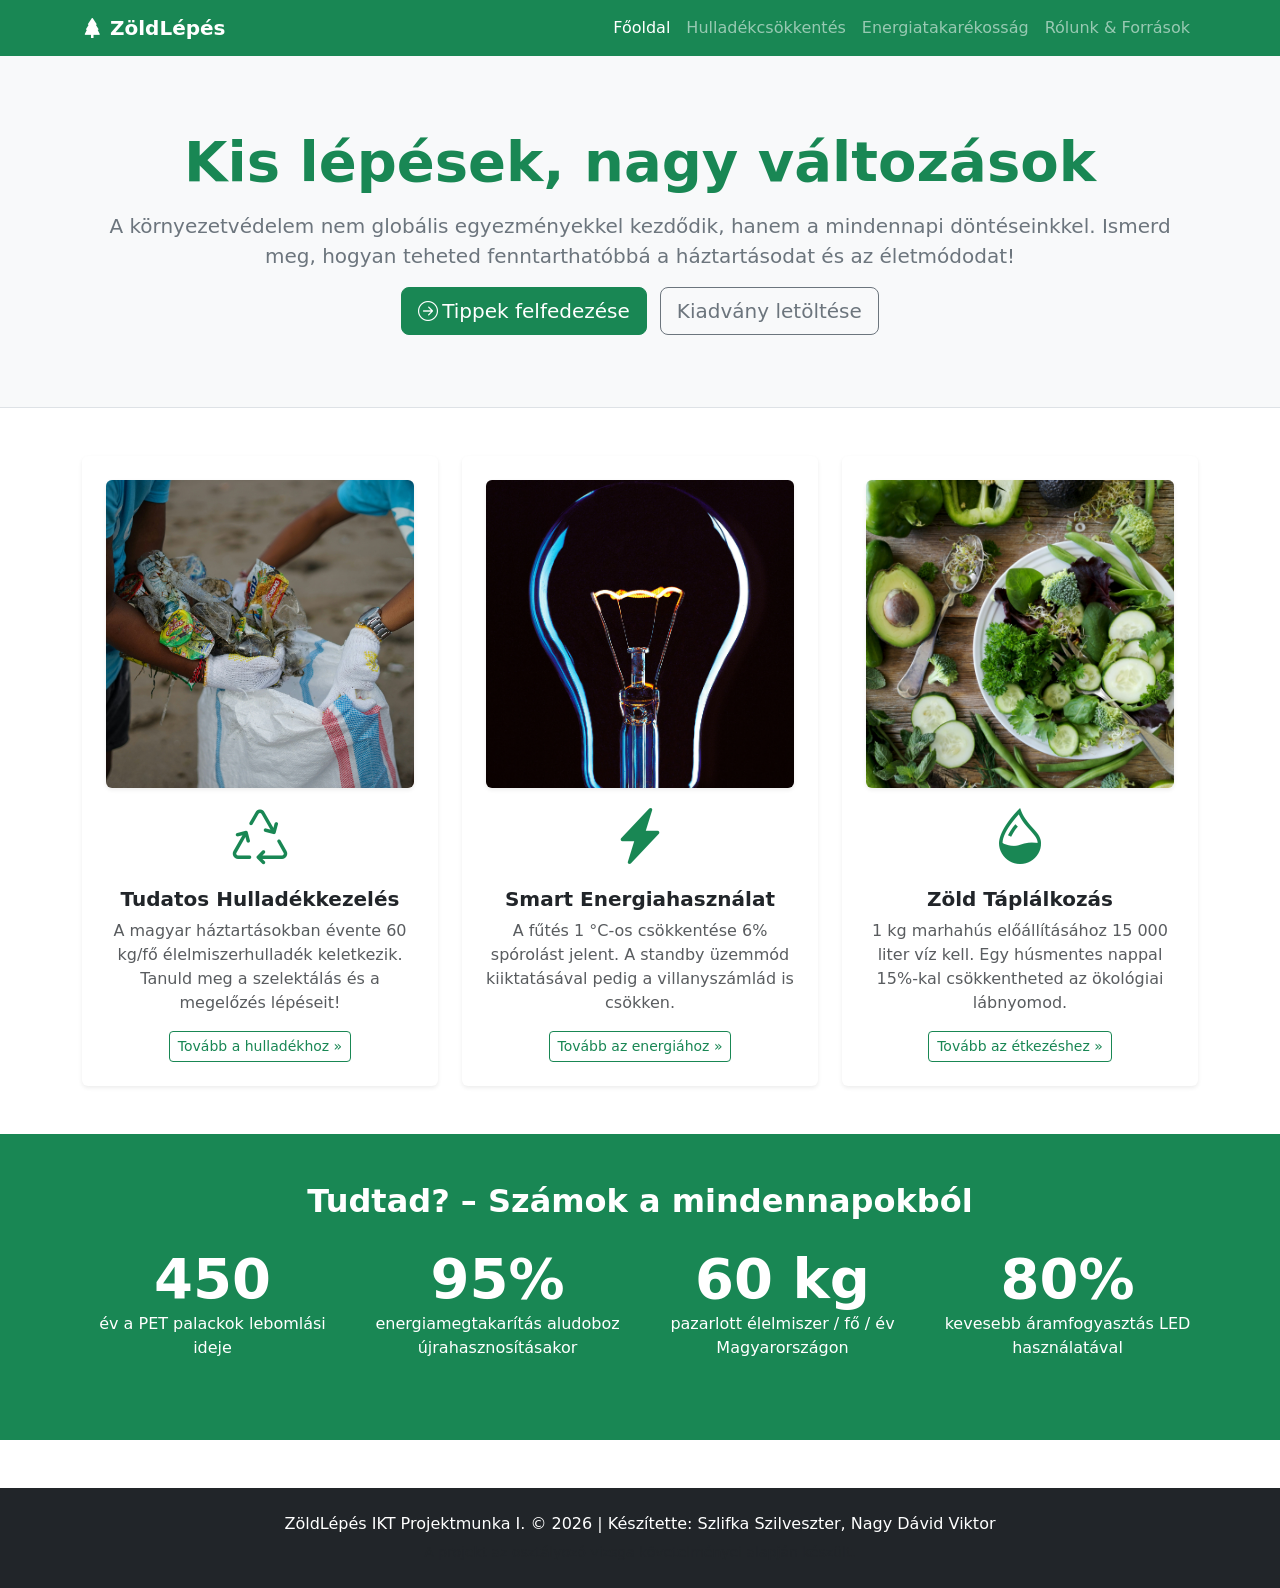
<file: produktum/weboldal/index.html>
<!DOCTYPE html>
<html lang="hu">
<head>
    <meta charset="UTF-8">
    <meta name="viewport" content="width=device-width, initial-scale=1.0">
    <title>ZöldLépés – Fenntartható mindennapok</title>
    <link href="https://cdn.jsdelivr.net/npm/bootstrap@5.3.2/dist/css/bootstrap.min.css" rel="stylesheet">
    <link rel="stylesheet" href="https://cdn.jsdelivr.net/npm/bootstrap-icons@1.11.1/font/bootstrap-icons.css">
</head>
<body>

    <nav class="navbar navbar-expand-lg navbar-dark bg-success sticky-top">
        <div class="container">
            <a class="navbar-brand fw-bold" href="index.html"><i class="bi bi-tree-fill me-2"></i>ZöldLépés</a>
            <button class="navbar-toggler" type="button" data-bs-toggle="collapse" data-bs-target="#navbarNav">
                <span class="navbar-toggler-icon"></span>
            </button>
            <div class="collapse navbar-collapse" id="navbarNav">
                <ul class="navbar-nav ms-auto">
                    <li class="nav-item"><a class="nav-link active" href="index.html">Főoldal</a></li>
                    <li class="nav-item"><a class="nav-link" href="hulladek.html">Hulladékcsökkentés</a></li>
                    <li class="nav-item"><a class="nav-link" href="energia.html">Energiatakarékosság</a></li>
                    <li class="nav-item"><a class="nav-link" href="forrasok.html">Rólunk & Források</a></li>
                </ul>
            </div>
        </div>
    </nav>

    <header class="bg-light py-5 border-bottom">
        <div class="container text-center py-4">
            <h1 class="display-4 fw-bold text-success">Kis lépések, nagy változások</h1>
            <p class="lead text-secondary my-3">
                A környezetvédelem nem globális egyezményekkel kezdődik, hanem a mindennapi döntéseinkkel.
                Ismerd meg, hogyan teheted fenntarthatóbbá a háztartásodat és az életmódodat!
            </p>
            <a href="hulladek.html" class="btn btn-success btn-lg me-2"><i class="bi bi-arrow-right-circle me-1"></i>Tippek felfedezése</a>
            <a href="forrasok.html" class="btn btn-outline-secondary btn-lg">Kiadvány letöltése</a>
        </div>
    </header>

    <section class="container my-5">
        <div class="row g-4">
            <div class="col-md-4">
                <div class="card h-100 shadow-sm border-0">
                    <div class="card-body text-center p-4">
                        <img src="img/hulladek.jpg" class="img-fluid rounded mb-3 shadow-sm" alt="Szelektív hulladékgyűjtés">
                        <div class="text-success display-4 mb-3"><i class="bi bi-recycle"></i></div>
                        <h3 class="h5 card-title fw-bold">Tudatos Hulladékkezelés</h3>
                        <p class="card-text text-muted">A magyar háztartásokban évente 60 kg/fő élelmiszerhulladék keletkezik. Tanuld meg a szelektálás és a megelőzés lépéseit!</p>
                        <a href="hulladek.html" class="btn btn-outline-success btn-sm">Tovább a hulladékhoz &raquo;</a>
                    </div>
                </div>
            </div>
            <div class="col-md-4">
                <div class="card h-100 shadow-sm border-0">
                    <div class="card-body text-center p-4">
                        <img src="img/energia.jpg" class="img-fluid rounded mb-3 shadow-sm" alt="Smart Energiahasználat">
                        <div class="text-success display-4 mb-3"><i class="bi bi-lightning-charge-fill"></i></div>
                        <h3 class="h5 card-title fw-bold">Smart Energiahasználat</h3>
                        <p class="card-text text-muted">A fűtés 1 °C-os csökkentése 6% spórolást jelent. A standby üzemmód kiiktatásával pedig a villanyszámlád is csökken.</p>
                        <a href="energia.html" class="btn btn-outline-success btn-sm">Tovább az energiához &raquo;</a>
                    </div>
                </div>
            </div>
            <div class="col-md-4">
                <div class="card h-100 shadow-sm border-0">
                    <div class="card-body text-center p-4">
                        <img src="img/zöld.jpg" class="img-fluid rounded mb-3 shadow-sm" alt="Zöld Táplálkozás">
                        <div class="text-success display-4 mb-3"><i class="bi bi-droplet-half"></i></div>
                        <h3 class="h5 card-title fw-bold">Zöld Táplálkozás</h3>
                        <p class="card-text text-muted">1 kg marhahús előállításához 15 000 liter víz kell. Egy húsmentes nappal 15%-kal csökkentheted az ökológiai lábnyomod.</p>
                        <a href="energia.html#etkezes" class="btn btn-outline-success btn-sm">Tovább az étkezéshez &raquo;</a>
                    </div>
                </div>
            </div>
        </div>
    </section>

    <section class="bg-success text-white py-5">
        <div class="container text-center">
            <h2 class="fw-bold mb-4">Tudtad? – Számok a mindennapokból</h2>
            <div class="row">
                <div class="col-md-3 mb-3">
                    <div class="display-4 fw-bold">450</div>
                    <p>év a PET palackok lebomlási ideje</p>
                </div>
                <div class="col-md-3 mb-3">
                    <div class="display-4 fw-bold">95%</div>
                    <p>energiamegtakarítás aludoboz újrahasznosításakor</p>
                </div>
                <div class="col-md-3 mb-3">
                    <div class="display-4 fw-bold">60 kg</div>
                    <p>pazarlott élelmiszer / fő / év Magyarországon</p>
                </div>
                <div class="col-md-3 mb-3">
                    <div class="display-4 fw-bold">80%</div>
                    <p>kevesebb áramfogyasztás LED használatával</p>
                </div>
            </div>
        </div>
    </section>

    <footer class="bg-dark text-white py-4 mt-5">
        <div class="container text-center">
            <p class="mb-1">ZöldLépés IKT Projektmunka I. &copy; 2026 | Készítette: Szlifka Szilveszter, Nagy Dávid Viktor</p>
            <small class="text-muted">A projekt az osztályozó vizsga követelményei alapján készült.</small>
        </div>
    </footer>

    <script src="https://cdn.jsdelivr.net/npm/bootstrap@5.3.2/dist/js/bootstrap.bundle.min.js"></script>
</body>
</html>
</file>
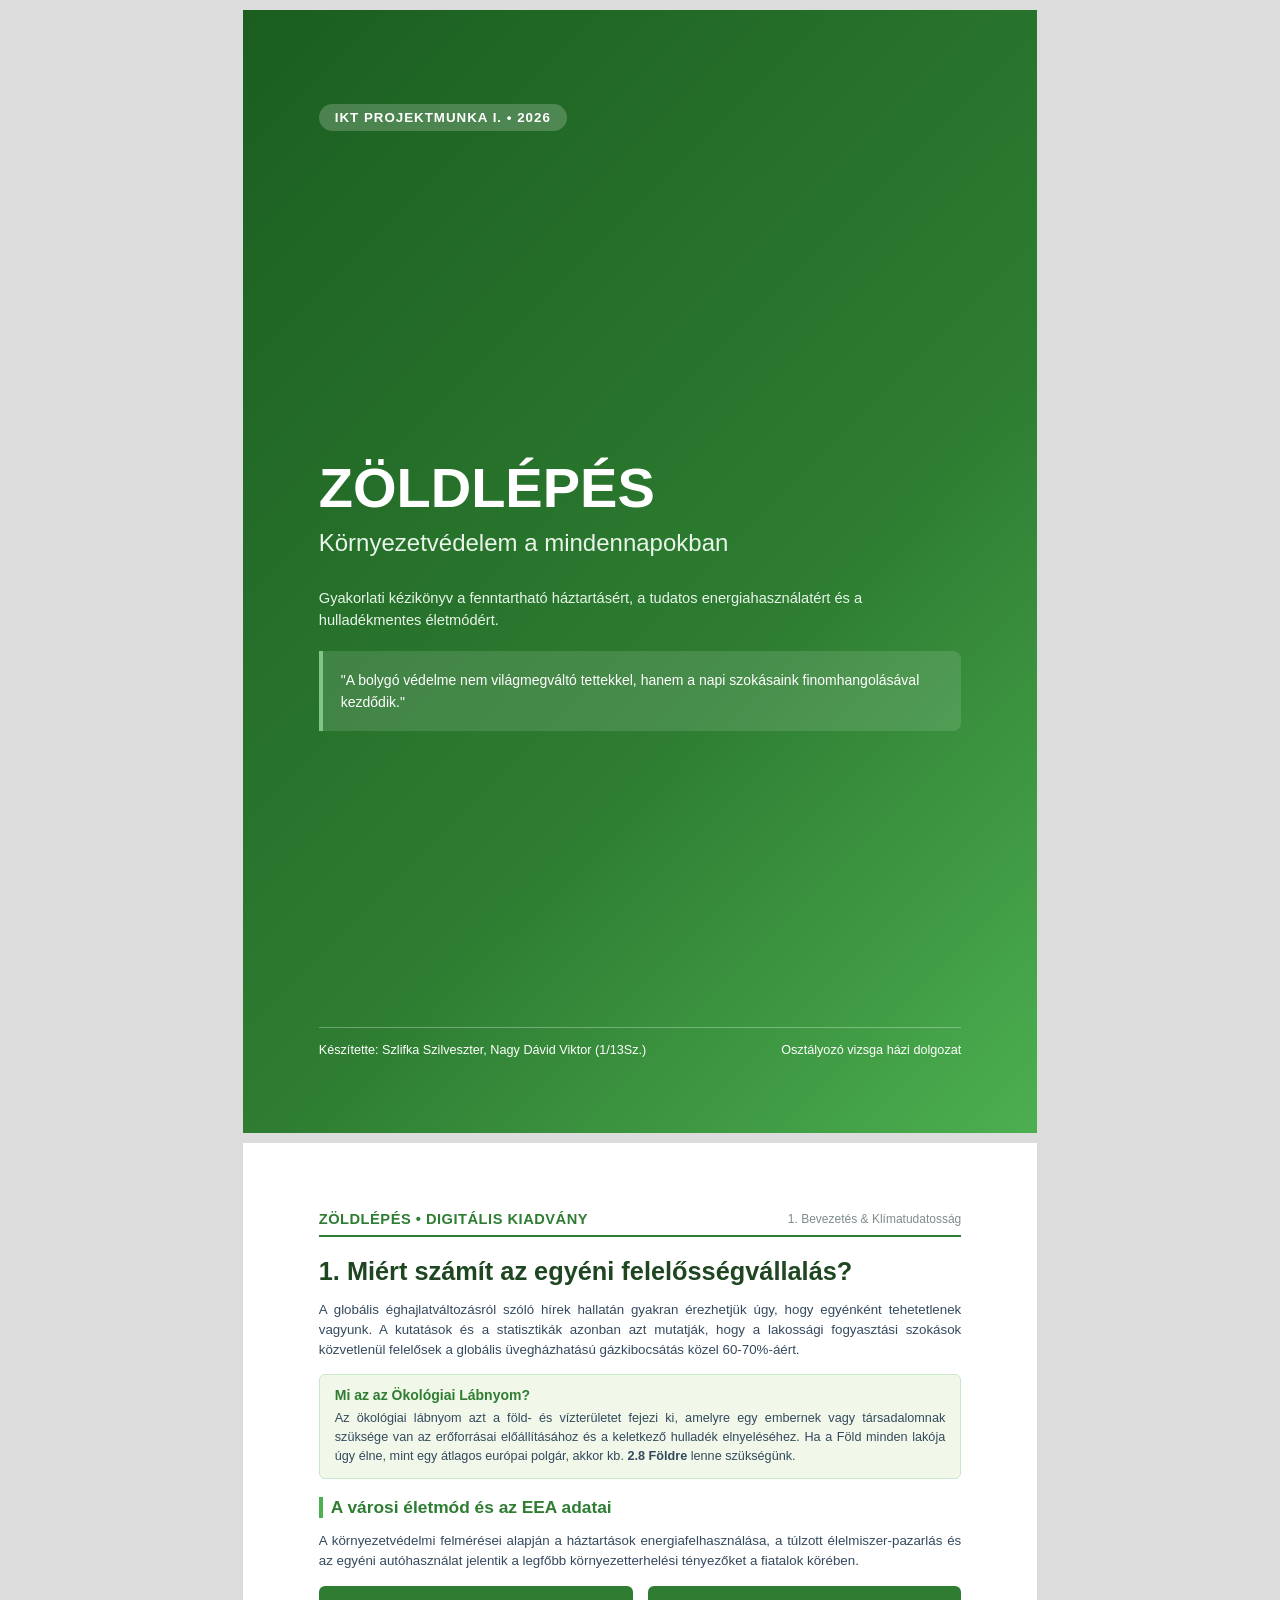
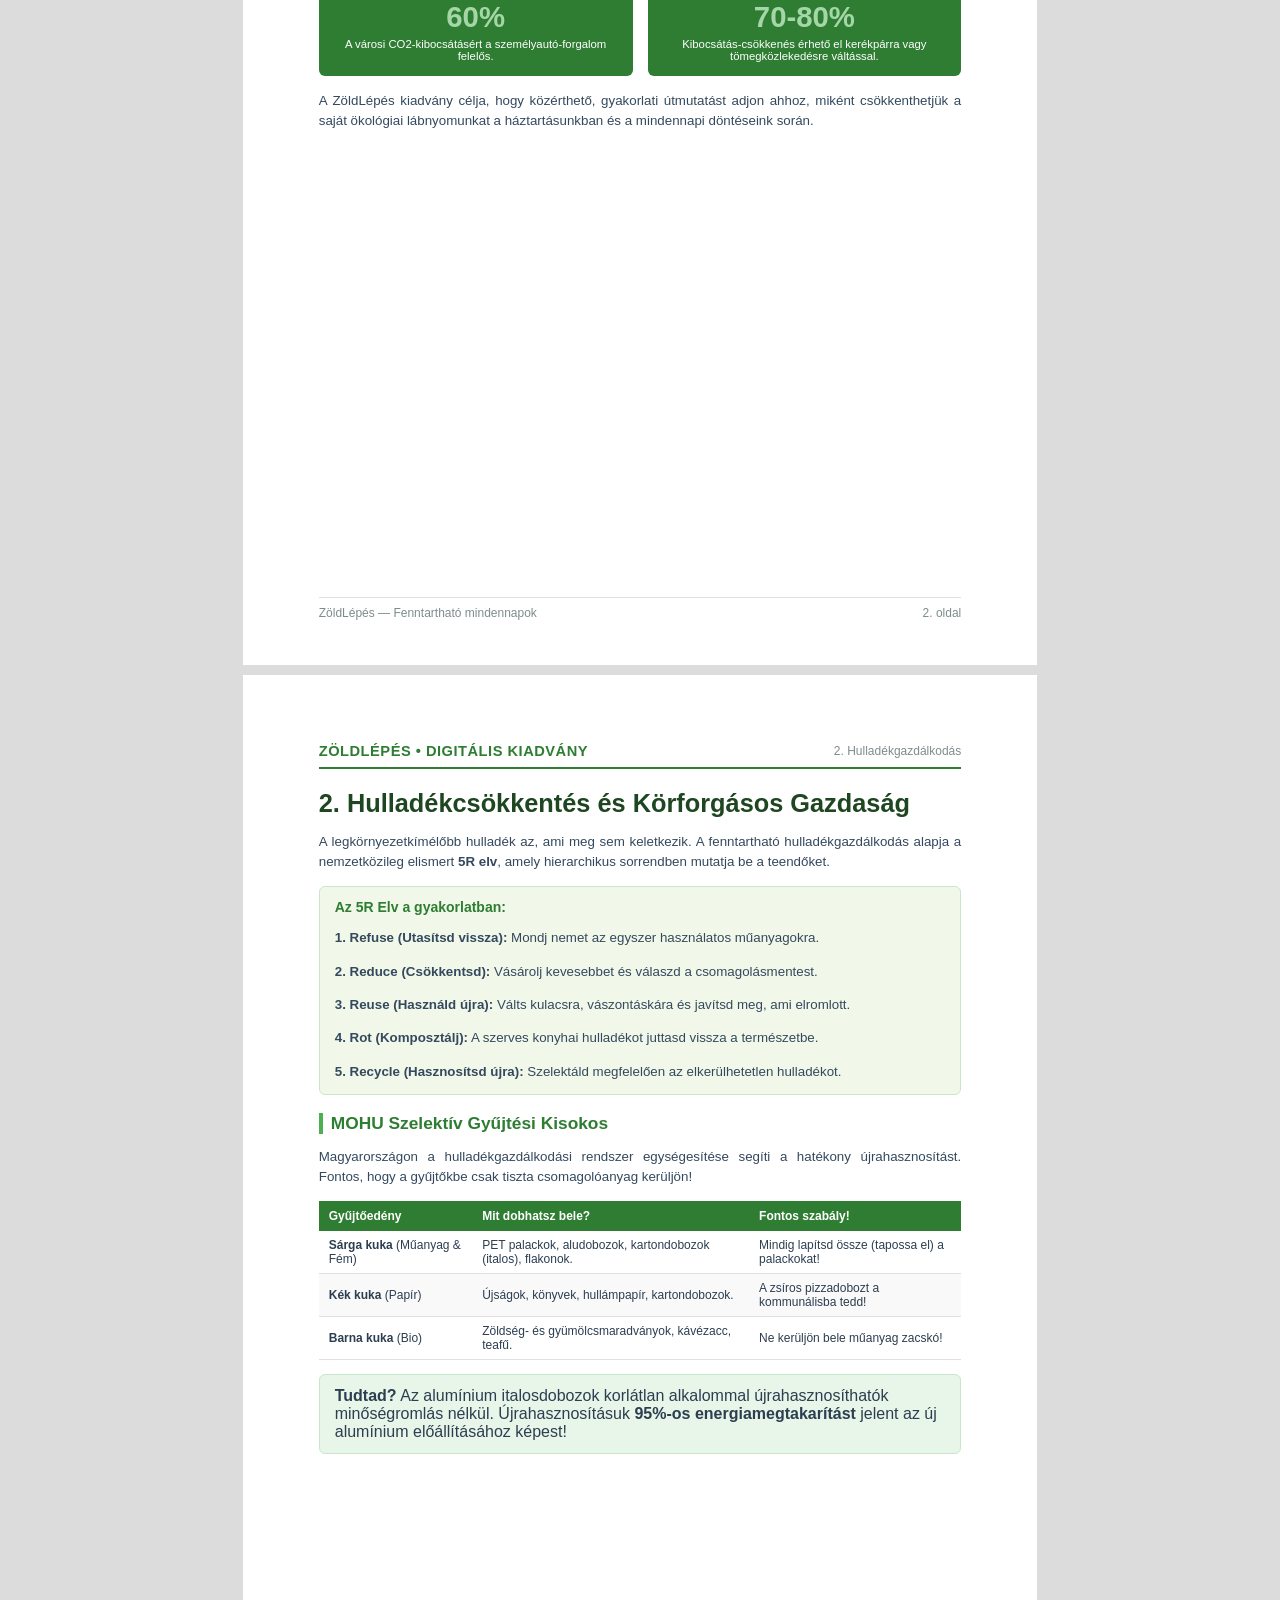
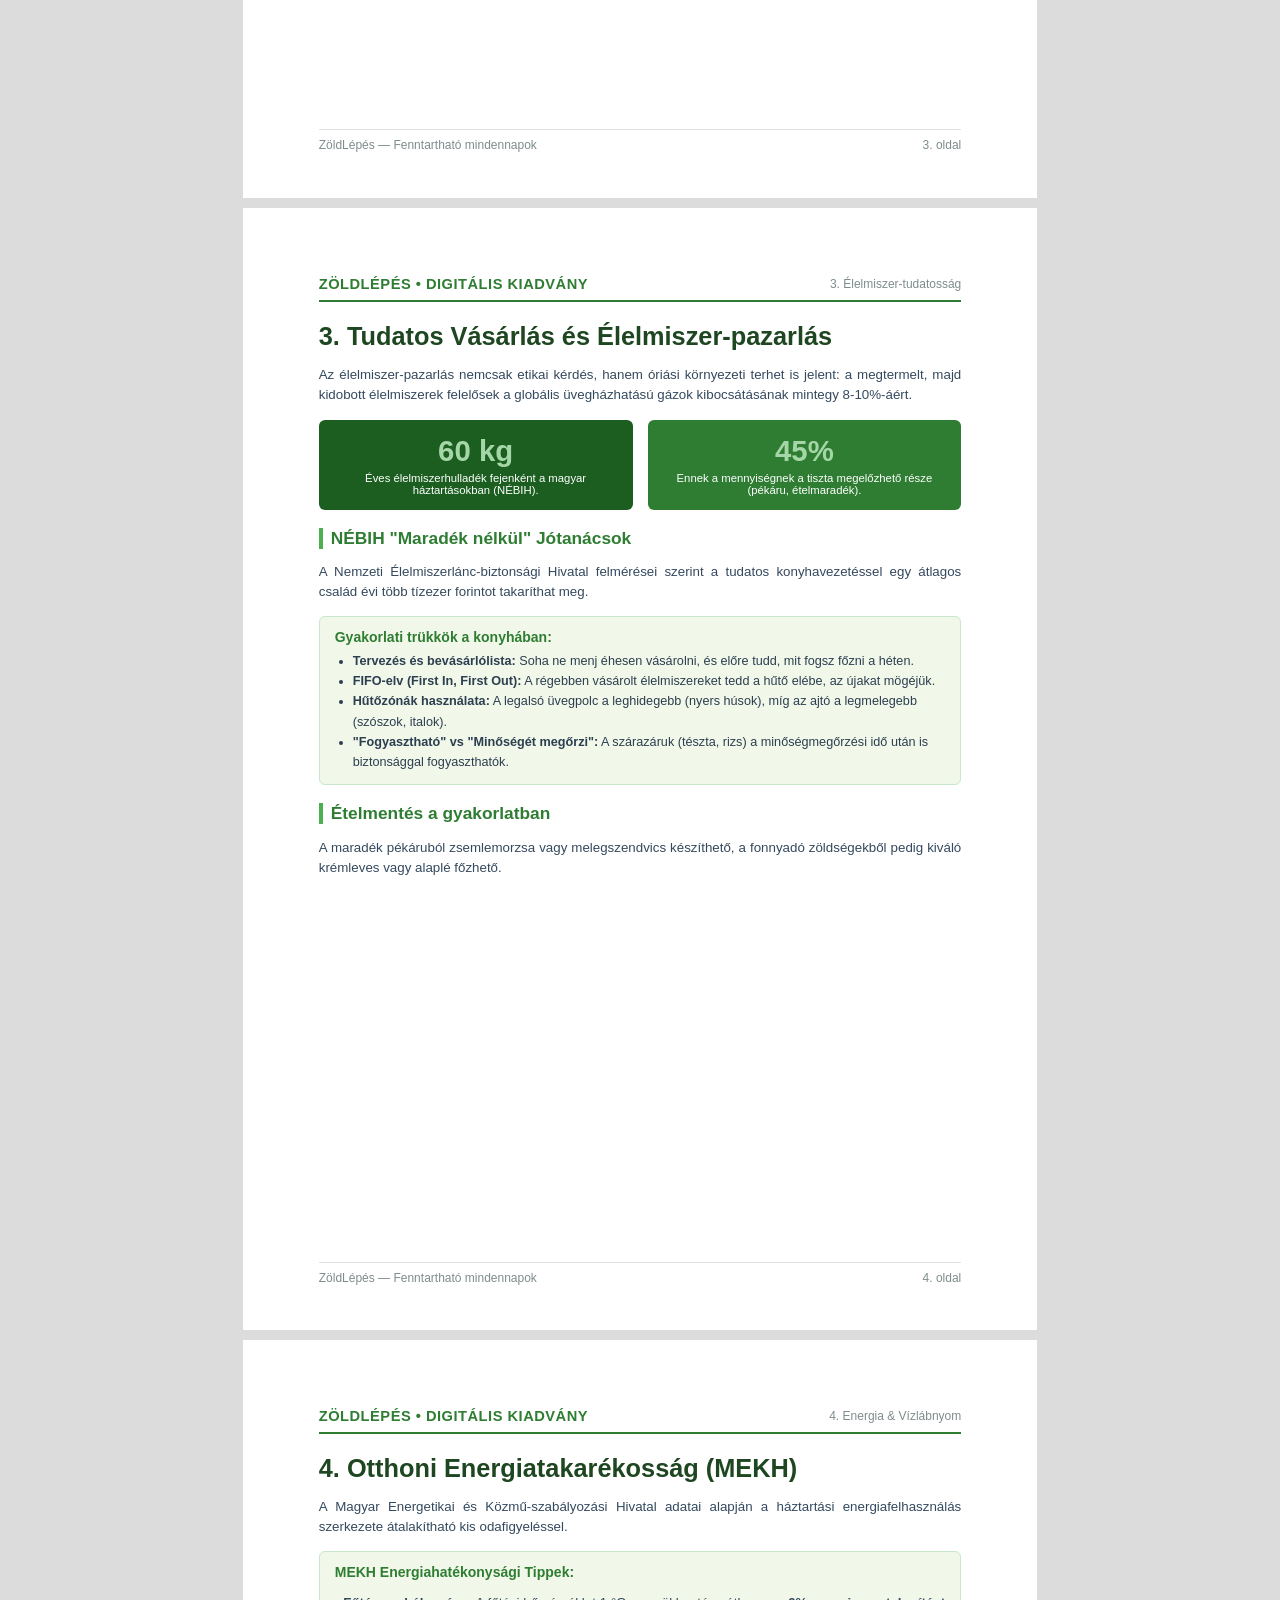
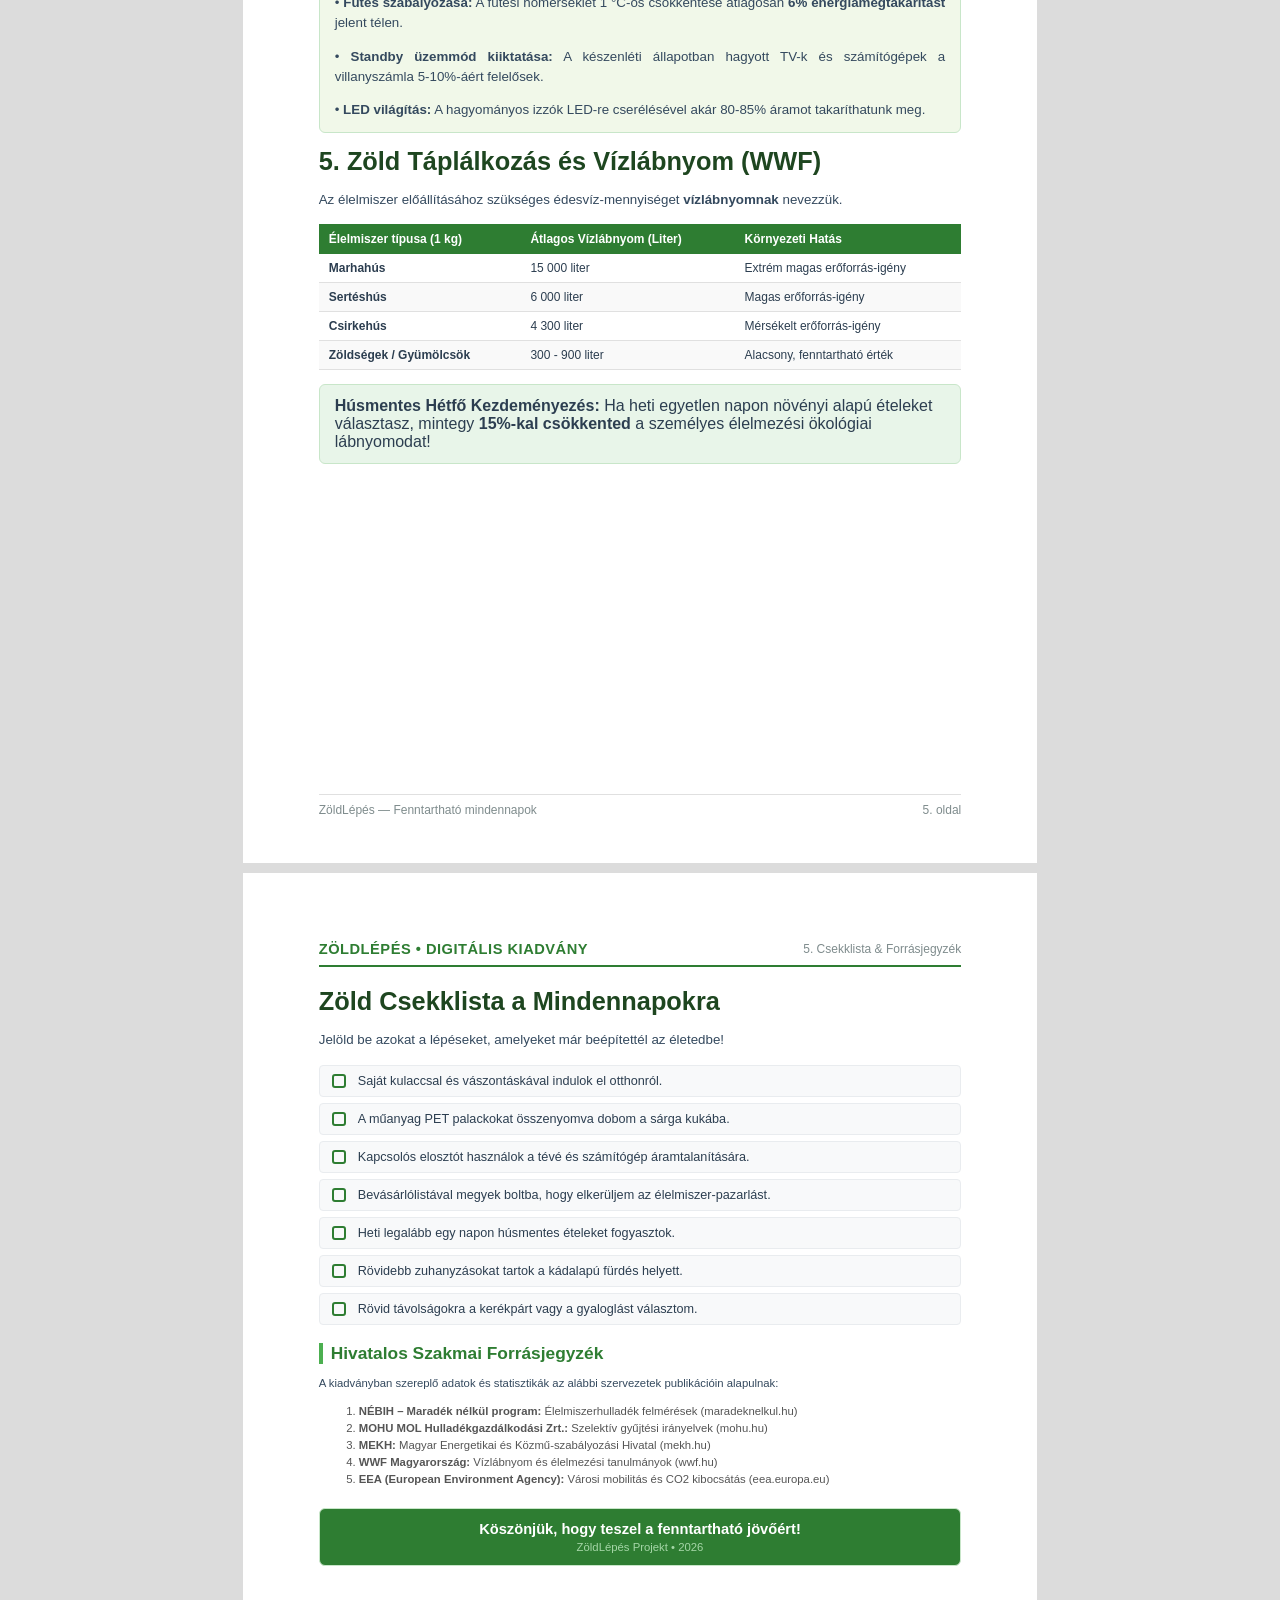
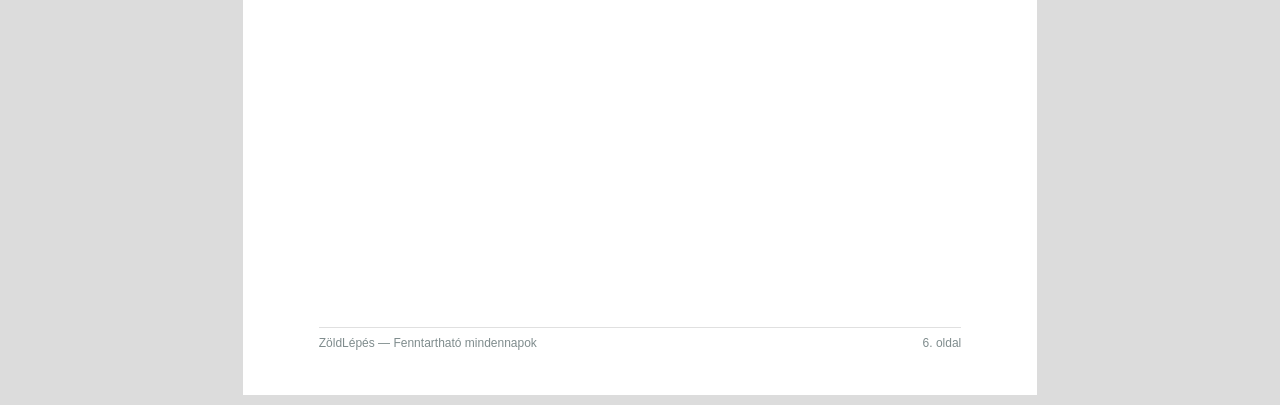
<file: produktum/kiadvany/kiadvany.html>
<!DOCTYPE html>
<html lang="hu">
<head>
    <meta charset="UTF-8">
    <title>ZöldLépés – Digitális Kiadvány</title>
    <link rel="stylesheet" href="style.css">
</head>
<body>

    <div class="page cover-page">
        <div>
            <span class="cover-badge">IKT Projektmunka I. &bull; 2026</span>
        </div>
        <div>
            <div class="cover-title">ZÖLDLÉPÉS</div>
            <div class="cover-subtitle">Környezetvédelem a mindennapokban</div>
            <p style="color: #e8f5e9; font-size: 11pt; text-align: left; margin-top: 20px;">
                Gyakorlati kézikönyv a fenntartható háztartásért, a tudatos energiahasználatért és a hulladékmentes életmódért.
            </p>
            <div class="cover-box">
                "A bolygó védelme nem világmegváltó tettekkel, hanem a napi szokásaink finomhangolásával kezdődik."
            </div>
        </div>
        <div class="cover-footer">
            <span>Készítette: Szlifka Szilveszter, Nagy Dávid Viktor (1/13Sz.)</span>
            <span>Osztályozó vizsga házi dolgozat</span>
        </div>
    </div>

    <div class="page">
        <div class="page-header">
            <span class="header-title">ZöldLépés &bull; Digitális Kiadvány</span>
            <span class="header-doc">1. Bevezetés & Klímatudatosság</span>
        </div>

        <h1>1. Miért számít az egyéni felelősségvállalás?</h1>
        
        <p>A globális éghajlatváltozásról szóló hírek hallatán gyakran érezhetjük úgy, hogy egyénként tehetetlenek vagyunk. A kutatások és a statisztikák azonban azt mutatják, hogy a lakossági fogyasztási szokások közvetlenül felelősek a globális üvegházhatású gázkibocsátás közel 60-70%-áért.</p>

        <div class="info-card">
            <div class="info-card-title">Mi az az Ökológiai Lábnyom?</div>
            <p style="margin: 0; font-size: 9.5pt;">Az ökológiai lábnyom azt a föld- és vízterületet fejezi ki, amelyre egy embernek vagy társadalomnak szüksége van az erőforrásai előállításához és a keletkező hulladék elnyeléséhez. Ha a Föld minden lakója úgy élne, mint egy átlagos európai polgár, akkor kb. <strong>2.8 Földre</strong> lenne szükségünk.</p>
        </div>

        <h2>A városi életmód és az EEA adatai</h2>
        <p>A környezetvédelmi felmérései alapján a háztartások energiafelhasználása, a túlzott élelmiszer-pazarlás és az egyéni autóhasználat jelentik a legfőbb környezetterhelési tényezőket a fiatalok körében.</p>

        <div class="grid-2">
            <div class="col stat-box">
                <div class="stat-num">60%</div>
                <div class="stat-desc">A városi CO2-kibocsátásért a személyautó-forgalom felelős.</div>
            </div>
            <div class="col stat-box">
                <div class="stat-num">70-80%</div>
                <div class="stat-desc">Kibocsátás-csökkenés érhető el kerékpárra vagy tömegközlekedésre váltással.</div>
            </div>
        </div>

        <p>A ZöldLépés kiadvány célja, hogy közérthető, gyakorlati útmutatást adjon ahhoz, miként csökkenthetjük a saját ökológiai lábnyomunkat a háztartásunkban és a mindennapi döntéseink során.</p>

        <div class="page-footer">
            <span>ZöldLépés — Fenntartható mindennapok</span>
            <span>2. oldal</span>
        </div>
    </div>

    <div class="page">
        <div class="page-header">
            <span class="header-title">ZöldLépés &bull; Digitális Kiadvány</span>
            <span class="header-doc">2. Hulladékgazdálkodás</span>
        </div>

        <h1>2. Hulladékcsökkentés és Körforgásos Gazdaság</h1>
        
        <p>A legkörnyezetkímélőbb hulladék az, ami meg sem keletkezik. A fenntartható hulladékgazdálkodás alapja a nemzetközileg elismert <strong>5R elv</strong>, amely hierarchikus sorrendben mutatja be a teendőket.</p>

        <div class="info-card">
            <div class="info-card-title">Az 5R Elv a gyakorlatban:</div>
            <p style="margin-bottom: 4px;"><strong>1. Refuse (Utasítsd vissza):</strong> Mondj nemet az egyszer használatos műanyagokra.</p>
            <p style="margin-bottom: 4px;"><strong>2. Reduce (Csökkentsd):</strong> Vásárolj kevesebbet és válaszd a csomagolásmentest.</p>
            <p style="margin-bottom: 4px;"><strong>3. Reuse (Használd újra):</strong> Válts kulacsra, vászontáskára és javítsd meg, ami elromlott.</p>
            <p style="margin-bottom: 4px;"><strong>4. Rot (Komposztálj):</strong> A szerves konyhai hulladékot juttasd vissza a természetbe.</p>
            <p style="margin-bottom: 0;"><strong>5. Recycle (Hasznosítsd újra):</strong> Szelektáld megfelelően az elkerülhetetlen hulladékot.</p>
        </div>

        <h2>MOHU Szelektív Gyűjtési Kisokos</h2>
        <p>Magyarországon a hulladékgazdálkodási rendszer egységesítése segíti a hatékony újrahasznosítást. Fontos, hogy a gyűjtőkbe csak tiszta csomagolóanyag kerüljön!</p>

        <table>
            <thead>
                <tr>
                    <th>Gyűjtőedény</th>
                    <th>Mit dobhatsz bele?</th>
                    <th>Fontos szabály!</th>
                </tr>
            </thead>
            <tbody>
                <tr>
                    <td><strong>Sárga kuka</strong> (Műanyag & Fém)</td>
                    <td>PET palackok, aludobozok, kartondobozok (italos), flakonok.</td>
                    <td>Mindig lapítsd össze (tapossa el) a palackokat!</td>
                </tr>
                <tr>
                    <td><strong>Kék kuka</strong> (Papír)</td>
                    <td>Újságok, könyvek, hullámpapír, kartondobozok.</td>
                    <td>A zsíros pizzadobozt a kommunálisba tedd!</td>
                </tr>
                <tr>
                    <td><strong>Barna kuka</strong> (Bio)</td>
                    <td>Zöldség- és gyümölcsmaradványok, kávézacc, teafű.</td>
                    <td>Ne kerüljön bele műanyag zacskó!</td>
                </tr>
            </tbody>
        </table>

        <div class="info-card" style="background-color: #e8f5e9;">
            <strong>Tudtad?</strong> Az alumínium italosdobozok korlátlan alkalommal újrahasznosíthatók minőségromlás nélkül. Újrahasznosításuk <strong>95%-os energiamegtakarítást</strong> jelent az új alumínium előállításához képest!
        </div>

        <div class="page-footer">
            <span>ZöldLépés — Fenntartható mindennapok</span>
            <span>3. oldal</span>
        </div>
    </div>

    <div class="page">
        <div class="page-header">
            <span class="header-title">ZöldLépés &bull; Digitális Kiadvány</span>
            <span class="header-doc">3. Élelmiszer-tudatosság</span>
        </div>

        <h1>3. Tudatos Vásárlás és Élelmiszer-pazarlás</h1>

        <p>Az élelmiszer-pazarlás nemcsak etikai kérdés, hanem óriási környezeti terhet is jelent: a megtermelt, majd kidobott élelmiszerek felelősek a globális üvegházhatású gázok kibocsátásának mintegy 8-10%-áért.</p>

        <div class="grid-2">
            <div class="col stat-box" style="background: #1b5e20;">
                <div class="stat-num">60 kg</div>
                <div class="stat-desc">Éves élelmiszerhulladék fejenként a magyar háztartásokban (NÉBIH).</div>
            </div>
            <div class="col stat-box" style="background: #2e7d32;">
                <div class="stat-num">45%</div>
                <div class="stat-desc">Ennek a mennyiségnek a tiszta megelőzhető része (pékáru, ételmaradék).</div>
            </div>
        </div>

        <h2>NÉBIH "Maradék nélkül" Jótanácsok</h2>
        <p>A Nemzeti Élelmiszerlánc-biztonsági Hivatal felmérései szerint a tudatos konyhavezetéssel egy átlagos család évi több tízezer forintot takaríthat meg.</p>

        <div class="info-card">
            <div class="info-card-title">Gyakorlati trükkök a konyhában:</div>
            <ul style="margin: 0; padding-left: 18px; font-size: 9.5pt; line-height: 1.6;">
                <li><strong>Tervezés és bevásárlólista:</strong> Soha ne menj éhesen vásárolni, és előre tudd, mit fogsz főzni a héten.</li>
                <li><strong>FIFO-elv (First In, First Out):</strong> A régebben vásárolt élelmiszereket tedd a hűtő elébe, az újakat mögéjük.</li>
                <li><strong>Hűtőzónák használata:</strong> A legalsó üvegpolc a leghidegebb (nyers húsok), míg az ajtó a legmelegebb (szószok, italok).</li>
                <li><strong>"Fogyasztható" vs "Minőségét megőrzi":</strong> A szárazáruk (tészta, rizs) a minőségmegőrzési idő után is biztonsággal fogyaszthatók.</li>
            </ul>
        </div>

        <h2>Ételmentés a gyakorlatban</h2>
        <p>A maradék pékáruból zsemlemorzsa vagy melegszendvics készíthető, a fonnyadó zöldségekből pedig kiváló krémleves vagy alaplé főzhető.</p>

        <div class="page-footer">
            <span>ZöldLépés — Fenntartható mindennapok</span>
            <span>4. oldal</span>
        </div>
    </div>

    <div class="page">
        <div class="page-header">
            <span class="header-title">ZöldLépés &bull; Digitális Kiadvány</span>
            <span class="header-doc">4. Energia & Vízlábnyom</span>
        </div>

        <h1>4. Otthoni Energiatakarékosság (MEKH)</h1>

        <p>A Magyar Energetikai és Közmű-szabályozási Hivatal adatai alapján a háztartási energiafelhasználás szerkezete átalakítható kis odafigyeléssel.</p>

        <div class="info-card">
            <div class="info-card-title">MEKH Energiahatékonysági Tippek:</div>
            <p style="margin-bottom: 6px;">&bull; <strong>Fűtés szabályozása:</strong> A fűtési hőmérséklet 1 °C-os csökkentése átlagosan <strong>6% energiamegtakarítást</strong> jelent télen.</p>
            <p style="margin-bottom: 6px;">&bull; <strong>Standby üzemmód kiiktatása:</strong> A készenléti állapotban hagyott TV-k és számítógépek a villanyszámla 5-10%-áért felelősek.</p>
            <p style="margin-bottom: 0;">&bull; <strong>LED világítás:</strong> A hagyományos izzók LED-re cserélésével akár 80-85% áramot takaríthatunk meg.</p>
        </div>

        <h1>5. Zöld Táplálkozás és Vízlábnyom (WWF)</h1>
        <p>Az élelmiszer előállításához szükséges édesvíz-mennyiséget <strong>vízlábnyomnak</strong> nevezzük.</p>

        <table>
            <thead>
                <tr>
                    <th>Élelmiszer típusa (1 kg)</th>
                    <th>Átlagos Vízlábnyom (Liter)</th>
                    <th>Környezeti Hatás</th>
                </tr>
            </thead>
            <tbody>
                <tr>
                    <td><strong>Marhahús</strong></td>
                    <td>15 000 liter</td>
                    <td>Extrém magas erőforrás-igény</td>
                </tr>
                <tr>
                    <td><strong>Sertéshús</strong></td>
                    <td>6 000 liter</td>
                    <td>Magas erőforrás-igény</td>
                </tr>
                <tr>
                    <td><strong>Csirkehús</strong></td>
                    <td>4 300 liter</td>
                    <td>Mérsékelt erőforrás-igény</td>
                </tr>
                <tr>
                    <td><strong>Zöldségek / Gyümölcsök</strong></td>
                    <td>300 - 900 liter</td>
                    <td>Alacsony, fenntartható érték</td>
                </tr>
            </tbody>
        </table>

        <div class="info-card" style="background-color: #e8f5e9;">
            <strong>Húsmentes Hétfő Kezdeményezés:</strong> Ha heti egyetlen napon növényi alapú ételeket választasz, mintegy <strong>15%-kal csökkented</strong> a személyes élelmezési ökológiai lábnyomodat!
        </div>

        <div class="page-footer">
            <span>ZöldLépés — Fenntartható mindennapok</span>
            <span>5. oldal</span>
        </div>
    </div>

    <div class="page">
        <div class="page-header">
            <span class="header-title">ZöldLépés &bull; Digitális Kiadvány</span>
            <span class="header-doc">5. Csekklista & Forrásjegyzék</span>
        </div>

        <h1>Zöld Csekklista a Mindennapokra</h1>
        <p>Jelöld be azokat a lépéseket, amelyeket már beépítettél az életedbe!</p>

        <ul class="checklist">
            <li><span class="checkbox"></span> Saját kulaccsal és vászontáskával indulok el otthonról.</li>
            <li><span class="checkbox"></span> A műanyag PET palackokat összenyomva dobom a sárga kukába.</li>
            <li><span class="checkbox"></span> Kapcsolós elosztót használok a tévé és számítógép áramtalanítására.</li>
            <li><span class="checkbox"></span> Bevásárlólistával megyek boltba, hogy elkerüljem az élelmiszer-pazarlást.</li>
            <li><span class="checkbox"></span> Heti legalább egy napon húsmentes ételeket fogyasztok.</li>
            <li><span class="checkbox"></span> Rövidebb zuhanyzásokat tartok a kádalapú fürdés helyett.</li>
            <li><span class="checkbox"></span> Rövid távolságokra a kerékpárt vagy a gyaloglást választom.</li>
        </ul>

        <h2>Hivatalos Szakmai Forrásjegyzék</h2>
        <p style="font-size: 8.5pt; margin-bottom: 8px;">A kiadványban szereplő adatok és statisztikák az alábbi szervezetek publikációin alapulnak:</p>

        <ol style="font-size: 8.5pt; line-height: 1.5; color: #555;">
            <li><strong>NÉBIH – Maradék nélkül program:</strong> Élelmiszerhulladék felmérések (maradeknelkul.hu)</li>
            <li><strong>MOHU MOL Hulladékgazdálkodási Zrt.:</strong> Szelektív gyűjtési irányelvek (mohu.hu)</li>
            <li><strong>MEKH:</strong> Magyar Energetikai és Közmű-szabályozási Hivatal (mekh.hu)</li>
            <li><strong>WWF Magyarország:</strong> Vízlábnyom és élelmezési tanulmányok (wwf.hu)</li>
            <li><strong>EEA (European Environment Agency):</strong> Városi mobilitás és CO2 kibocsátás (eea.europa.eu)</li>
        </ol>

        <div class="info-card" style="text-align: center; margin-top: 20px; background: #2e7d32; color: white;">
            <div style="font-weight: bold; font-size: 11pt;">Köszönjük, hogy teszel a fenntartható jövőért!</div>
            <div style="font-size: 8.5pt; margin-top: 4px; color: #a5d6a7;">ZöldLépés Projekt &bull; 2026</div>
        </div>

        <div class="page-footer">
            <span>ZöldLépés — Fenntartható mindennapok</span>
            <span>6. oldal</span>
        </div>
    </div>

</body>
</html>
</file>
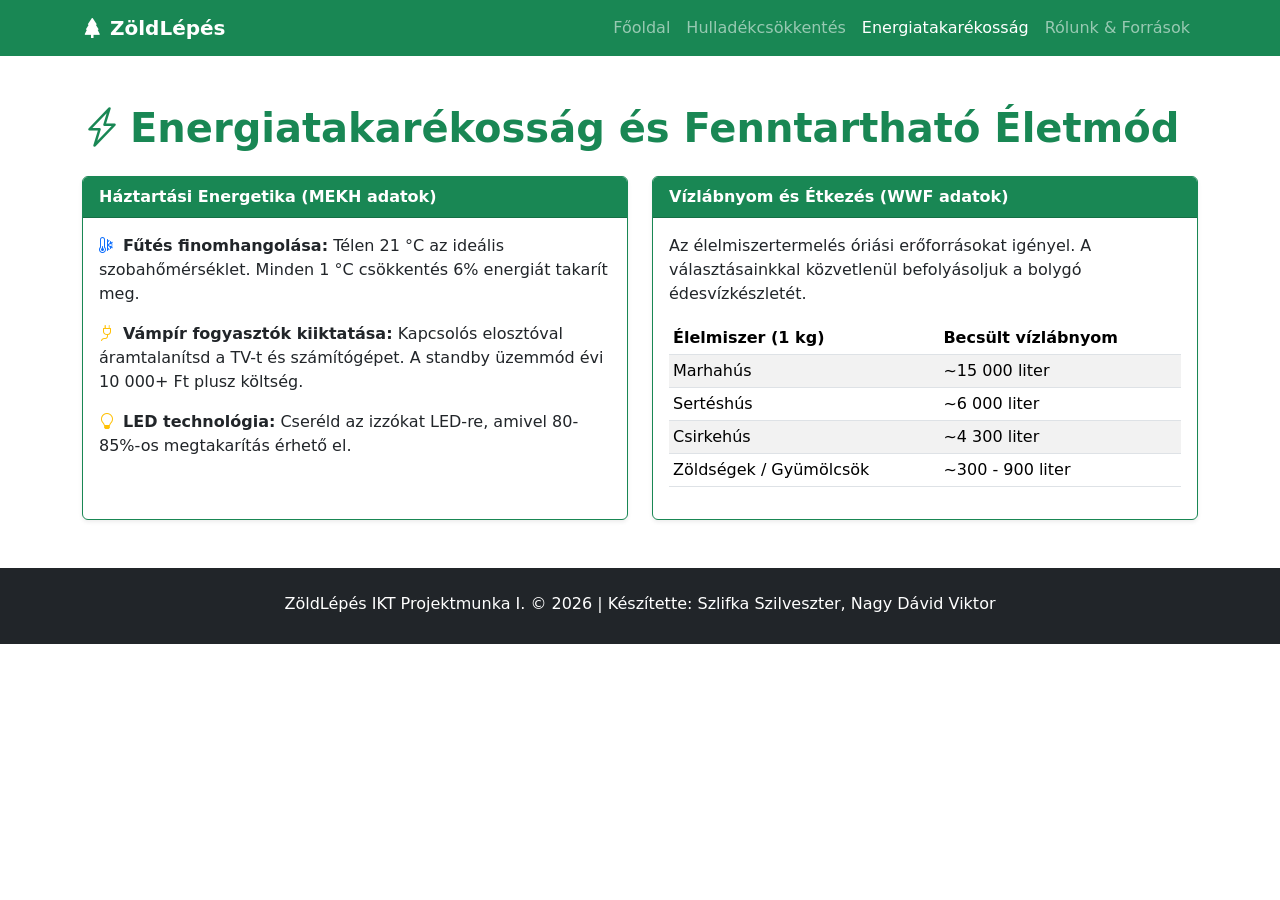
<file: produktum/weboldal/energia.html>
<!DOCTYPE html>
<html lang="hu">
<head>
    <meta charset="UTF-8">
    <meta name="viewport" content="width=device-width, initial-scale=1.0">
    <title>Energiatakarékosság – ZöldLépés</title>
    <link href="https://cdn.jsdelivr.net/npm/bootstrap@5.3.2/dist/css/bootstrap.min.css" rel="stylesheet">
    <link rel="stylesheet" href="https://cdn.jsdelivr.net/npm/bootstrap-icons@1.11.1/font/bootstrap-icons.css">
</head>
<body>

    <nav class="navbar navbar-expand-lg navbar-dark bg-success sticky-top">
        <div class="container">
            <a class="navbar-brand fw-bold" href="index.html"><i class="bi bi-tree-fill me-2"></i>ZöldLépés</a>
            <button class="navbar-toggler" type="button" data-bs-toggle="collapse" data-bs-target="#navbarNav">
                <span class="navbar-toggler-icon"></span>
            </button>
            <div class="collapse navbar-collapse" id="navbarNav">
                <ul class="navbar-nav ms-auto">
                    <li class="nav-item"><a class="nav-link" href="index.html">Főoldal</a></li>
                    <li class="nav-item"><a class="nav-link" href="hulladek.html">Hulladékcsökkentés</a></li>
                    <li class="nav-item"><a class="nav-link active" href="energia.html">Energiatakarékosság</a></li>
                    <li class="nav-item"><a class="nav-link" href="forrasok.html">Rólunk & Források</a></li>
                </ul>
            </div>
        </div>
    </nav>

    <div class="container my-5">
        <h1 class="fw-bold text-success mb-4"><i class="bi bi-lightning-charge me-2"></i>Energiatakarékosság és Fenntartható Életmód</h1>

        <div class="row g-4 mb-5">
            <div class="col-md-6">
                <div class="card h-100 border-success shadow-sm">
                    <div class="card-header bg-success text-white fw-bold">Háztartási Energetika (MEKH adatok)</div>
                    <div class="card-body">
                        <ul class="list-unstyled">
                            <li class="mb-3"><i class="bi bi-thermometer-snow text-primary me-2"></i><strong>Fűtés finomhangolása:</strong> Télen 21 °C az ideális szobahőmérséklet. Minden 1 °C csökkentés 6% energiát takarít meg.</li>
                            <li class="mb-3"><i class="bi bi-plug text-warning me-2"></i><strong>Vámpír fogyasztók kiiktatása:</strong> Kapcsolós elosztóval áramtalanítsd a TV-t és számítógépet. A standby üzemmód évi 10 000+ Ft plusz költség.</li>
                            <li class="mb-0"><i class="bi bi-lightbulb text-warning me-2"></i><strong>LED technológia:</strong> Cseréld az izzókat LED-re, amivel 80-85%-os megtakarítás érhető el.</li>
                        </ul>
                    </div>
                </div>
            </div>

            <div class="col-md-6" id="etkezes">
                <div class="card h-100 border-success shadow-sm">
                    <div class="card-header bg-success text-white fw-bold">Vízlábnyom és Étkezés (WWF adatok)</div>
                    <div class="card-body">
                        <p>Az élelmiszertermelés óriási erőforrásokat igényel. A választásainkkal közvetlenül befolyásoljuk a bolygó édesvízkészletét.</p>
                        <table class="table table-sm table-striped">
                            <thead>
                                <tr>
                                    <th>Élelmiszer (1 kg)</th>
                                    <th>Becsült vízlábnyom</th>
                                </tr>
                            </thead>
                            <tbody>
                                <tr><td>Marhahús</td><td>~15 000 liter</td></tr>
                                <tr><td>Sertéshús</td><td>~6 000 liter</td></tr>
                                <tr><td>Csirkehús</td><td>~4 300 liter</td></tr>
                                <tr><td>Zöldségek / Gyümölcsök</td><td>~300 - 900 liter</td></tr>
                            </tbody>
                        </table>
                    </div>
                </div>
            </div>
        </div>
    </div>

    <footer class="bg-dark text-white py-4 mt-5">
        <div class="container text-center">
            <p class="mb-1">ZöldLépés IKT Projektmunka I. &copy; 2026 | Készítette: Szlifka Szilveszter, Nagy Dávid Viktor</p>
        </div>
    </footer>
    <script src="https://cdn.jsdelivr.net/npm/bootstrap@5.3.2/dist/js/bootstrap.bundle.min.js"></script>
</body>
</html>
</file>
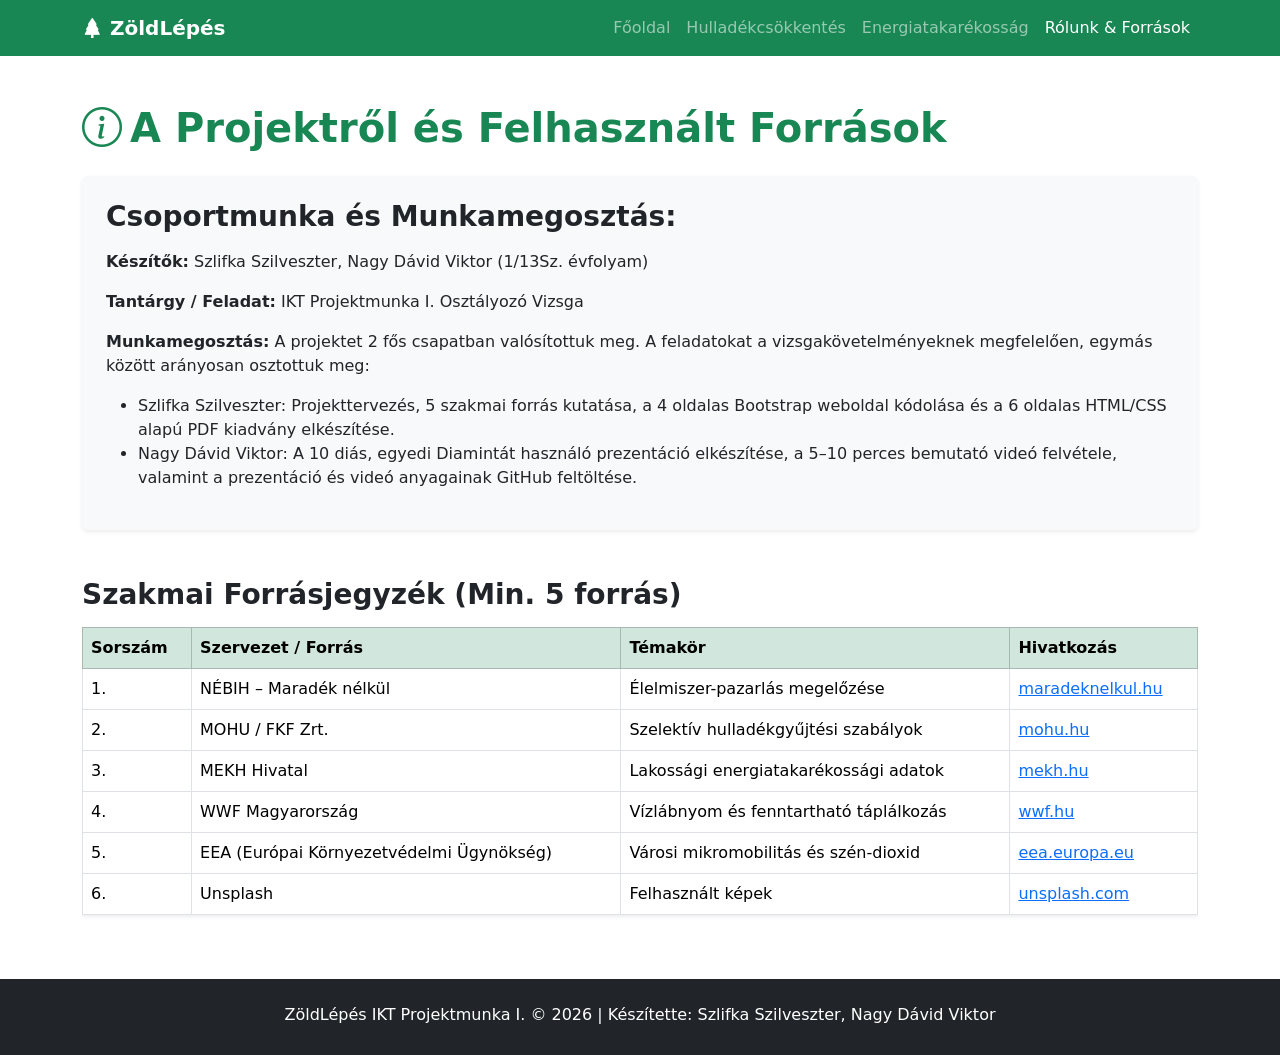
<file: produktum/weboldal/forrasok.html>
<!DOCTYPE html>
<html lang="hu">
<head>
    <meta charset="UTF-8">
    <meta name="viewport" content="width=device-width, initial-scale=1.0">
    <title>Rólunk és Források – ZöldLépés</title>
    <link href="https://cdn.jsdelivr.net/npm/bootstrap@5.3.2/dist/css/bootstrap.min.css" rel="stylesheet">
    <link rel="stylesheet" href="https://cdn.jsdelivr.net/npm/bootstrap-icons@1.11.1/font/bootstrap-icons.css">
</head>
<body>

    <nav class="navbar navbar-expand-lg navbar-dark bg-success sticky-top">
        <div class="container">
            <a class="navbar-brand fw-bold" href="index.html"><i class="bi bi-tree-fill me-2"></i>ZöldLépés</a>
            <button class="navbar-toggler" type="button" data-bs-toggle="collapse" data-bs-target="#navbarNav">
                <span class="navbar-toggler-icon"></span>
            </button>
            <div class="collapse navbar-collapse" id="navbarNav">
                <ul class="navbar-nav ms-auto">
                    <li class="nav-item"><a class="nav-link" href="index.html">Főoldal</a></li>
                    <li class="nav-item"><a class="nav-link" href="hulladek.html">Hulladékcsökkentés</a></li>
                    <li class="nav-item"><a class="nav-link" href="energia.html">Energiatakarékosság</a></li>
                    <li class="nav-item"><a class="nav-link active" href="forrasok.html">Rólunk & Források</a></li>
                </ul>
            </div>
        </div>
    </nav>

    <div class="container my-5">
        <h1 class="fw-bold text-success mb-4"><i class="bi bi-info-circle me-2"></i>A Projektről és Felhasznált Források</h1>

        <div class="card mb-5 border-0 bg-light shadow-sm">
            <div class="card-body p-4">
                <h3 class="fw-bold text-dark mb-3">Csoportmunka és Munkamegosztás:</h3>
                <p><strong>Készítők:</strong> Szlifka Szilveszter, Nagy Dávid Viktor (1/13Sz. évfolyam)</p>
                <p><strong>Tantárgy / Feladat:</strong> IKT Projektmunka I. Osztályozó Vizsga</p>
                <p><strong>Munkamegosztás:</strong> A projektet 2 fős csapatban valósítottuk meg. A feladatokat a vizsgakövetelményeknek megfelelően, egymás között arányosan osztottuk meg:</p>
                <ul>
                    <li>Szlifka Szilveszter: Projekttervezés, 5 szakmai forrás kutatása, a 4 oldalas Bootstrap weboldal kódolása és a 6 oldalas HTML/CSS alapú PDF kiadvány elkészítése.</li>
                    <li>Nagy Dávid Viktor: A 10 diás, egyedi Diamintát használó prezentáció elkészítése, a 5–10 perces bemutató videó felvétele, valamint a prezentáció és videó anyagainak GitHub feltöltése.</li>
                </ul>
            </div>
        </div>

        <h3 class="fw-bold mb-3">Szakmai Forrásjegyzék (Min. 5 forrás)</h3>
        <div class="table-responsive">
            <table class="table table-bordered table-hover shadow-sm">
                <thead class="table-success">
                    <tr>
                        <th>Sorszám</th>
                        <th>Szervezet / Forrás</th>
                        <th>Témakör</th>
                        <th>Hivatkozás</th>
                    </tr>
                </thead>
                <tbody>
                    <tr>
                        <td>1.</td>
                        <td>NÉBIH – Maradék nélkül</td>
                        <td>Élelmiszer-pazarlás megelőzése</td>
                        <td><a href="https://maradeknelkul.hu/" target="_blank">maradeknelkul.hu</a></td>
                    </tr>
                    <tr>
                        <td>2.</td>
                        <td>MOHU / FKF Zrt.</td>
                        <td>Szelektív hulladékgyűjtési szabályok</td>
                        <td><a href="https://mohu.hu/" target="_blank">mohu.hu</a></td>
                    </tr>
                    <tr>
                        <td>3.</td>
                        <td>MEKH Hivatal</td>
                        <td>Lakossági energiatakarékossági adatok</td>
                        <td><a href="https://www.mekh.hu/" target="_blank">mekh.hu</a></td>
                    </tr>
                    <tr>
                        <td>4.</td>
                        <td>WWF Magyarország</td>
                        <td>Vízlábnyom és fenntartható táplálkozás</td>
                        <td><a href="https://wwf.hu/" target="_blank">wwf.hu</a></td>
                    </tr>
                    <tr>
                        <td>5.</td>
                        <td>EEA (Európai Környezetvédelmi Ügynökség)</td>
                        <td>Városi mikromobilitás és szén-dioxid</td>
                        <td><a href="https://www.eea.europa.eu/" target="_blank">eea.europa.eu</a></td>
                    </tr>
                    <tr>
                        <td>6.</td>
                        <td>Unsplash</td>
                        <td>Felhasznált képek</td>
                        <td><a href="https://unsplash.com/" target="_blank">unsplash.com</a></td>
                    </tr>
                </tbody>
            </table>
        </div>
    </div>

    <footer class="bg-dark text-white py-4 mt-5">
        <div class="container text-center">
            <p class="mb-1">ZöldLépés IKT Projektmunka I. &copy; 2026 | Készítette: Szlifka Szilveszter, Nagy Dávid Viktor</p>
        </div>
    </footer>
    <script src="https://cdn.jsdelivr.net/npm/bootstrap@5.3.2/dist/js/bootstrap.bundle.min.js"></script>
</body>
</html>
</file>
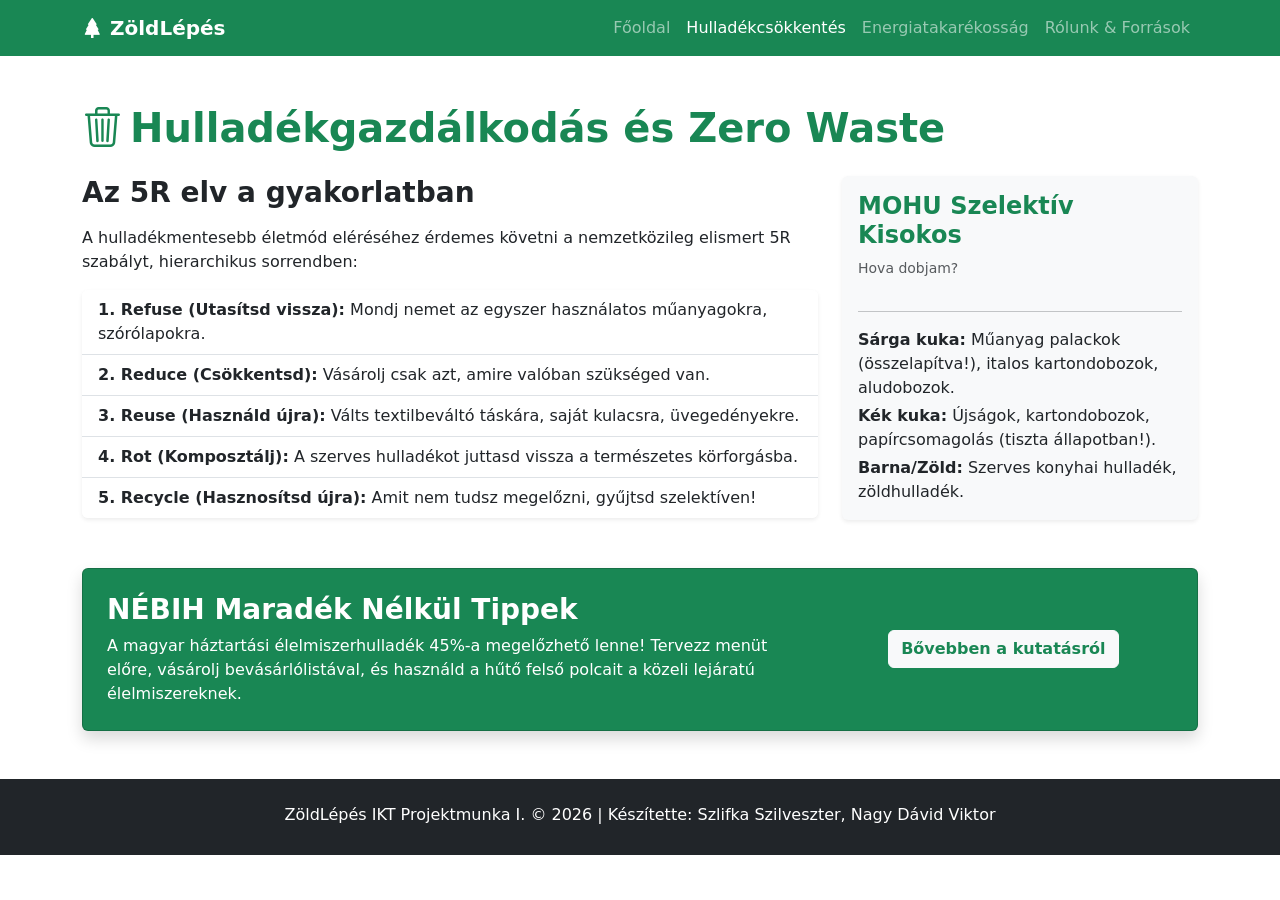
<file: produktum/weboldal/hulladek.html>
<!DOCTYPE html>
<html lang="hu">
<head>
    <meta charset="UTF-8">
    <meta name="viewport" content="width=device-width, initial-scale=1.0">
    <title>Hulladékcsökkentés – ZöldLépés</title>
    <link href="https://cdn.jsdelivr.net/npm/bootstrap@5.3.2/dist/css/bootstrap.min.css" rel="stylesheet">
    <link rel="stylesheet" href="https://cdn.jsdelivr.net/npm/bootstrap-icons@1.11.1/font/bootstrap-icons.css">
</head>
<body>

    <nav class="navbar navbar-expand-lg navbar-dark bg-success sticky-top">
        <div class="container">
            <a class="navbar-brand fw-bold" href="index.html"><i class="bi bi-tree-fill me-2"></i>ZöldLépés</a>
            <button class="navbar-toggler" type="button" data-bs-toggle="collapse" data-bs-target="#navbarNav">
                <span class="navbar-toggler-icon"></span>
            </button>
            <div class="collapse navbar-collapse" id="navbarNav">
                <ul class="navbar-nav ms-auto">
                    <li class="nav-item"><a class="nav-link" href="index.html">Főoldal</a></li>
                    <li class="nav-item"><a class="nav-link active" href="hulladek.html">Hulladékcsökkentés</a></li>
                    <li class="nav-item"><a class="nav-link" href="energia.html">Energiatakarékosság</a></li>
                    <li class="nav-item"><a class="nav-link" href="forrasok.html">Rólunk & Források</a></li>
                </ul>
            </div>
        </div>
    </nav>

    <div class="container my-5">
        <h1 class="fw-bold text-success mb-4"><i class="bi bi-trash3 me-2"></i>Hulladékgazdálkodás és Zero Waste</h1>
        
        <div class="row mb-5">
            <div class="col-lg-8">
                <h3 class="fw-bold mb-3">Az 5R elv a gyakorlatban</h3>
                <p>A hulladékmentesebb életmód eléréséhez érdemes követni a nemzetközileg elismert 5R szabályt, hierarchikus sorrendben:</p>
                <ul class="list-group list-group-flush shadow-sm rounded">
                    <li class="list-group-item"><strong>1. Refuse (Utasítsd vissza):</strong> Mondj nemet az egyszer használatos műanyagokra, szórólapokra.</li>
                    <li class="list-group-item"><strong>2. Reduce (Csökkentsd):</strong> Vásárolj csak azt, amire valóban szükséged van.</li>
                    <li class="list-group-item"><strong>3. Reuse (Használd újra):</strong> Válts textilbeváltó táskára, saját kulacsra, üvegedényekre.</li>
                    <li class="list-group-item"><strong>4. Rot (Komposztálj):</strong> A szerves hulladékot juttasd vissza a természetes körforgásba.</li>
                    <li class="list-group-item"><strong>5. Recycle (Hasznosítsd újra):</strong> Amit nem tudsz megelőzni, gyűjtsd szelektíven!</li>
                </ul>
            </div>
            <div class="col-lg-4 mt-4 mt-lg-0">
                <div class="card bg-light border-0 p-3 shadow-sm">
                    <h4 class="fw-bold text-success">MOHU Szelektív Kisokos</h4>
                    <p class="small text-muted">Hova dobjam?</p>
                    <hr>
                    <p class="mb-1"><strong>Sárga kuka:</strong> Műanyag palackok (összelapítva!), italos kartondobozok, aludobozok.</p>
                    <p class="mb-1"><strong>Kék kuka:</strong> Újságok, kartondobozok, papírcsomagolás (tiszta állapotban!).</p>
                    <p class="mb-0"><strong>Barna/Zöld:</strong> Szerves konyhai hulladék, zöldhulladék.</p>
                </div>
            </div>
        </div>

        <div class="card bg-success text-white p-4 shadow mb-5">
            <div class="row align-items-center">
                <div class="col-md-8">
                    <h3 class="fw-bold">NÉBIH Maradék Nélkül Tippek</h3>
                    <p class="mb-0">A magyar háztartási élelmiszerhulladék 45%-a megelőzhető lenne! Tervezz menüt előre, vásárolj bevásárlólistával, és használd a hűtő felső polcait a közeli lejáratú élelmiszereknek.</p>
                </div>
                <div class="col-md-4 text-center mt-3 mt-md-0">
                    <a href="forrasok.html" class="btn btn-light text-success fw-bold">Bővebben a kutatásról</a>
                </div>
            </div>
        </div>
    </div>

    <footer class="bg-dark text-white py-4 mt-5">
        <div class="container text-center">
            <p class="mb-1">ZöldLépés IKT Projektmunka I. &copy; 2026 | Készítette: Szlifka Szilveszter, Nagy Dávid Viktor</p>
        </div>
    </footer>
    <script src="https://cdn.jsdelivr.net/npm/bootstrap@5.3.2/dist/js/bootstrap.bundle.min.js"></script>
</body>
</html>
</file>
<file: produktum/kiadvany/style.css>
@page {
    size: A4 portrait;
    margin: 0;
}

* {
    box-sizing: border-box;
    -webkit-print-color-adjust: exact !important;
    print-color-adjust: exact !important;
}

body {
    margin: 0;
    padding: 0;
    font-family: 'Segoe UI', Tahoma, Geneva, Verdana, sans-serif;
    background-color: #dcdcdc;
    color: #2c3e50;
}

.page {
    width: 210mm;
    height: 297mm;
    padding: 18mm 20mm 20mm 20mm;
    margin: 10px auto;
    background: #ffffff;
    position: relative;
    page-break-after: always;
    break-after: page;
    overflow: hidden;
}

.page-header {
    display: flex;
    justify-content: space-between;
    align-items: center;
    border-bottom: 2px solid #2e7d32;
    padding-bottom: 8px;
    margin-bottom: 20px;
}

.header-title {
    font-size: 11pt;
    font-weight: 700;
    color: #2e7d32;
    text-transform: uppercase;
    letter-spacing: 0.5px;
}

.header-doc {
    font-size: 9pt;
    color: #7f8c8d;
}

.page-footer {
    position: absolute;
    bottom: 12mm;
    left: 20mm;
    right: 20mm;
    display: flex;
    justify-content: space-between;
    border-top: 1px solid #e0e0e0;
    padding-top: 8px;
    font-size: 9pt;
    color: #7f8c8d;
}

h1 {
    font-size: 19pt;
    color: #1e4620;
    margin-top: 0;
    margin-bottom: 14px;
}

h2 {
    font-size: 13pt;
    color: #2e7d32;
    margin-top: 18px;
    margin-bottom: 10px;
    border-left: 4px solid #4caf50;
    padding-left: 8px;
}

p {
    font-size: 10pt;
    line-height: 1.5;
    color: #34495e;
    margin-bottom: 12px;
    text-align: justify;
}

.info-card {
    background-color: #f1f8e9;
    border: 1px solid #c8e6c9;
    border-radius: 6px;
    padding: 12px 15px;
    margin: 14px 0;
}

.info-card-title {
    font-weight: bold;
    color: #2e7d32;
    margin-bottom: 6px;
    font-size: 10.5pt;
}

.grid-2 {
    display: flex;
    gap: 15px;
    margin: 15px 0;
}

.col {
    flex: 1;
}

.stat-box {
    background: #2e7d32;
    color: white;
    padding: 14px;
    border-radius: 6px;
    text-align: center;
}

.stat-num {
    font-size: 22pt;
    font-weight: 800;
    color: #a5d6a7;
}

.stat-desc {
    font-size: 8.5pt;
    margin-top: 4px;
}

table {
    width: 100%;
    border-collapse: collapse;
    margin: 14px 0;
    font-size: 9pt;
}

th {
    background-color: #2e7d32;
    color: white;
    text-align: left;
    padding: 8px 10px;
}

td {
    padding: 7px 10px;
    border-bottom: 1px solid #e0e0e0;
}

tr:nth-child(even) {
    background-color: #f9f9f9;
}

.checklist {
    list-style: none;
    padding: 0;
    margin: 15px 0;
}

.checklist li {
    font-size: 9.5pt;
    padding: 8px 12px;
    background: #f8f9fa;
    border: 1px solid #e9ecef;
    margin-bottom: 6px;
    border-radius: 4px;
    display: flex;
    align-items: center;
}

.checkbox {
    width: 14px;
    height: 14px;
    border: 2px solid #2e7d32;
    border-radius: 3px;
    margin-right: 12px;
    display: inline-block;
}

.cover-page {
    background: linear-gradient(135deg, #1b5e20 0%, #2e7d32 60%, #4caf50 100%);
    color: white;
    display: flex;
    flex-direction: column;
    justify-content: space-between;
    padding: 25mm 20mm 20mm 20mm;
}

.cover-badge {
    background: rgba(255, 255, 255, 0.2);
    display: inline-block;
    padding: 6px 16px;
    border-radius: 20px;
    font-size: 10pt;
    font-weight: 600;
    letter-spacing: 1px;
    text-transform: uppercase;
}

.cover-title {
    font-size: 42pt;
    font-weight: 800;
    margin: 30px 0 10px 0;
    line-height: 1.1;
}

.cover-subtitle {
    font-size: 18pt;
    font-weight: 300;
    color: #e8f5e9;
    margin-bottom: 30px;
}

.cover-box {
    background: rgba(255, 255, 255, 0.12);
    border-left: 4px solid #81c784;
    padding: 18px;
    border-radius: 0 8px 8px 0;
    margin-top: 20px;
    font-size: 10.5pt;
    line-height: 1.6;
}

.cover-footer {
    border-top: 1px solid rgba(255, 255, 255, 0.3);
    padding-top: 15px;
    font-size: 9.5pt;
    display: flex;
    justify-content: space-between;
}

@media print {
    body {
        background: none;
    }
    .page {
        margin: 0;
        box-shadow: none;
    }
}
</file>
